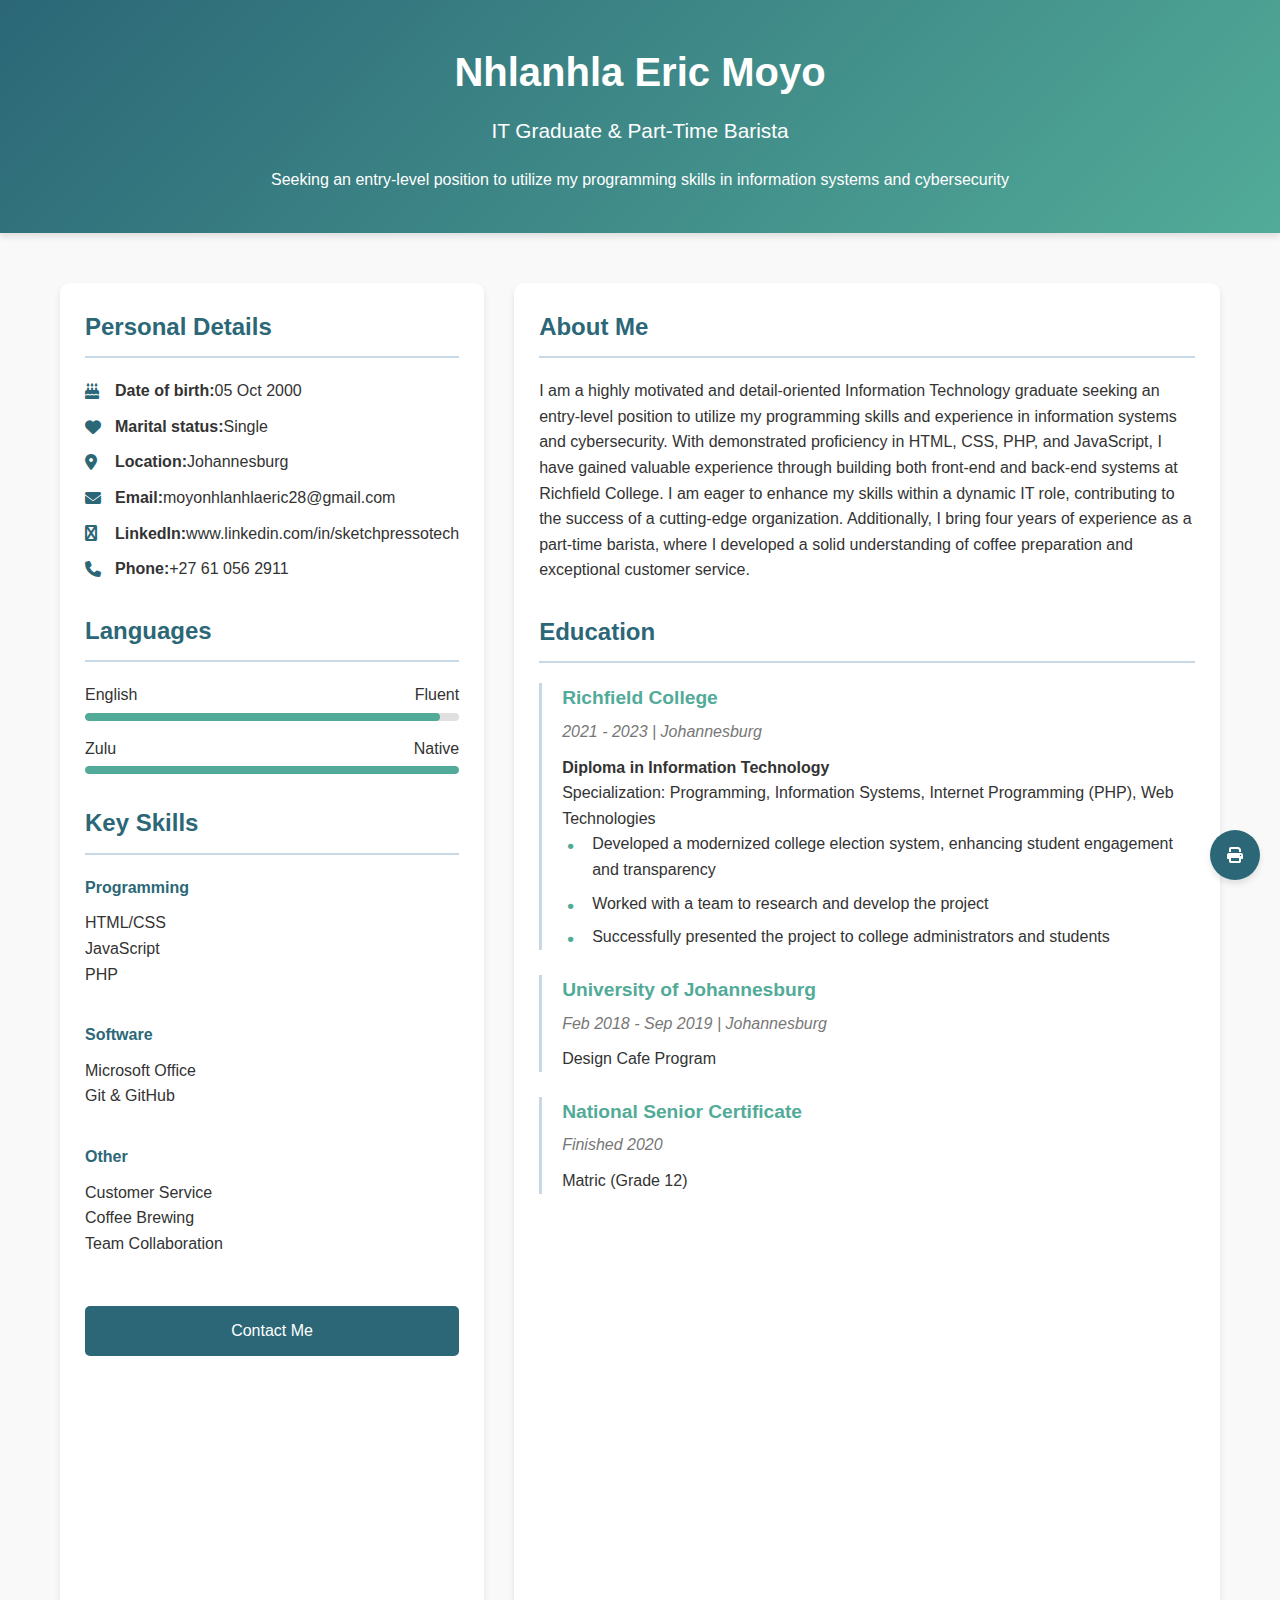
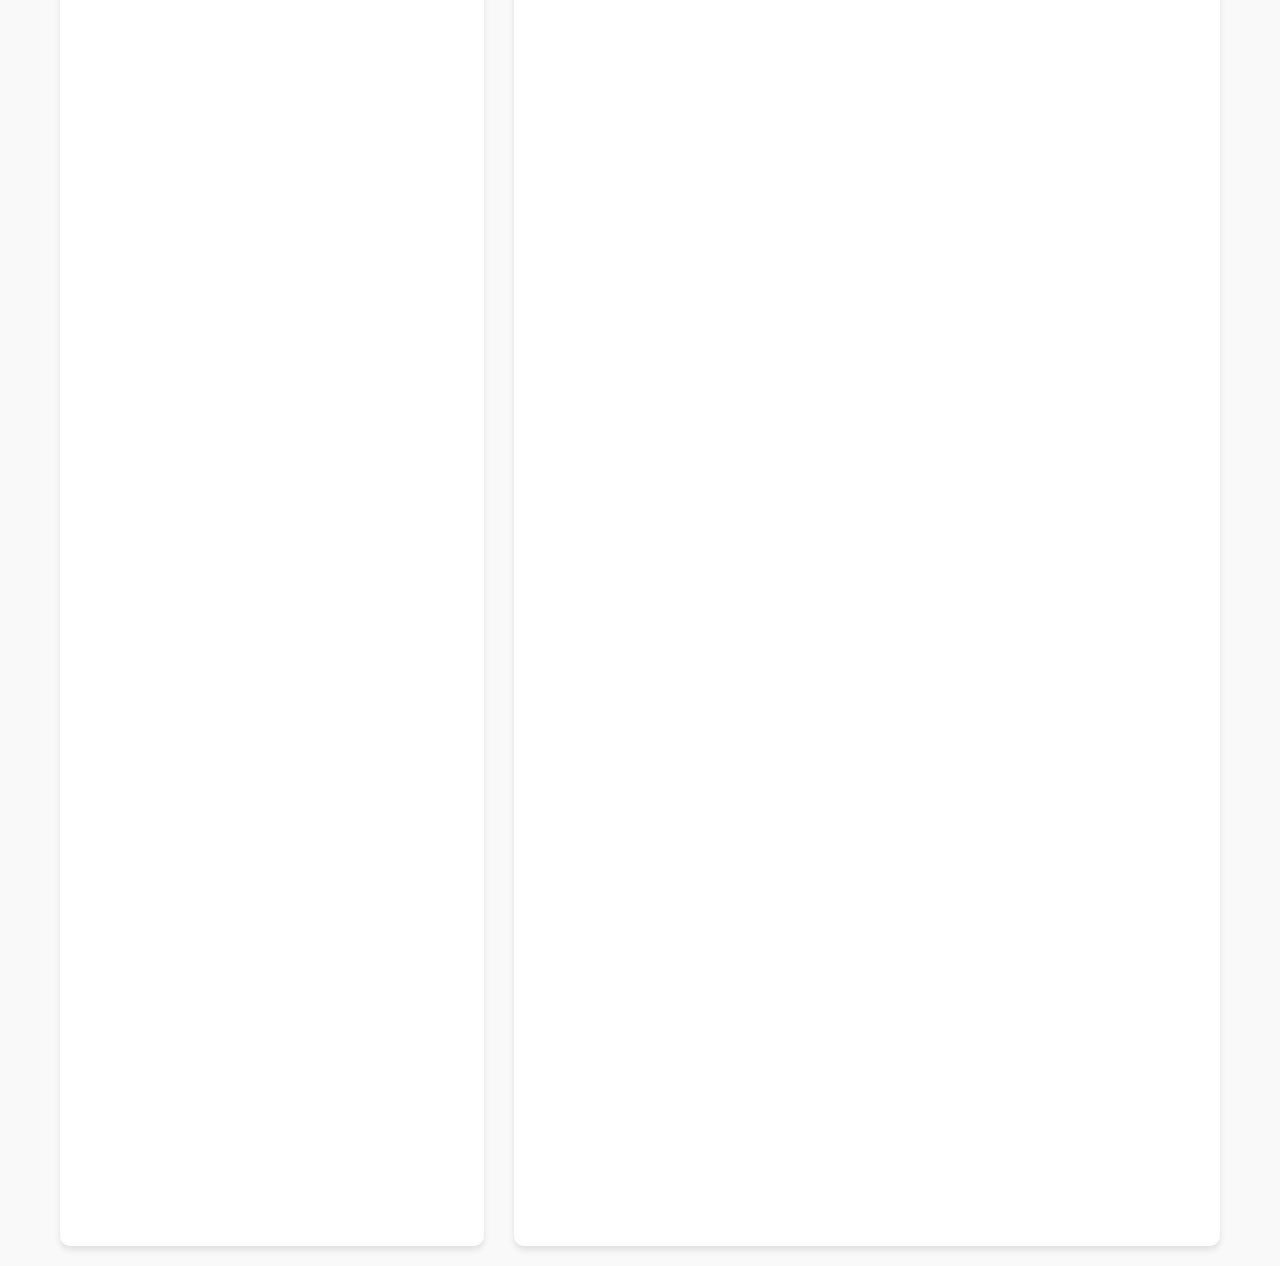
<file: cv.html>
<!DOCTYPE html>
<html lang="en">
<head>
    <meta charset="UTF-8">
    <meta name="viewport" content="width=device-width, initial-scale=1.0">
    <title>Nhlanhla Eric Movo - CV</title>
    <link rel="stylesheet" href="https://cdnjs.cloudflare.com/ajax/libs/font-awesome/6.4.0/css/all.min.css">
    <style>
        :root {
            --primary: #2b6777;
            --secondary: #52ab98;
            --accent: #c8d8e4;
            --light: #f2f2f2;
            --dark: #333;
            --shadow: 0 4px 6px rgba(0, 0, 0, 0.1);
        }
        
        * {
            margin: 0;
            padding: 0;
            box-sizing: border-box;
            font-family: 'Segoe UI', Tahoma, Geneva, Verdana, sans-serif;
        }
        
        body {
            background-color: #f9f9f9;
            color: #333;
            line-height: 1.6;
        }
        
        .container {
            max-width: 1200px;
            margin: 0 auto;
            padding: 20px;
            display: grid;
            grid-template-columns: 1fr 3fr;
            gap: 30px;
        }
        
        header {
            background: linear-gradient(135deg, var(--primary), var(--secondary));
            color: white;
            padding: 40px 20px;
            text-align: center;
            margin-bottom: 30px;
            box-shadow: var(--shadow);
        }
        
        .header-content {
            max-width: 800px;
            margin: 0 auto;
        }
        
        h1 {
            font-size: 2.5rem;
            margin-bottom: 10px;
        }
        
        .title {
            font-size: 1.3rem;
            font-weight: 300;
            margin-bottom: 20px;
        }
        
        .sidebar {
            background-color: white;
            border-radius: 10px;
            padding: 25px;
            box-shadow: var(--shadow);
        }
        
        .main-content {
            background-color: white;
            border-radius: 10px;
            padding: 25px;
            box-shadow: var(--shadow);
        }
        
        .section {
            margin-bottom: 30px;
        }
        
        h2 {
            color: var(--primary);
            border-bottom: 2px solid var(--accent);
            padding-bottom: 10px;
            margin-bottom: 20px;
            font-size: 1.5rem;
        }
        
        h3 {
            color: var(--secondary);
            margin-bottom: 5px;
            font-size: 1.2rem;
        }
        
        .personal-info p {
            margin-bottom: 10px;
            display: flex;
            align-items: center;
        }
        
        .personal-info i {
            margin-right: 10px;
            color: var(--primary);
            width: 20px;
        }
        
        .education-item, .experience-item {
            margin-bottom: 25px;
            padding-left: 20px;
            border-left: 3px solid var(--accent);
        }
        
        .date {
            color: #777;
            font-style: italic;
            margin-bottom: 10px;
        }
        
        ul {
            list-style-type: none;
            padding-left: 5px;
        }
        
        li {
            margin-bottom: 8px;
            position: relative;
            padding-left: 25px;
        }
        
        li:before {
            content: "•";
            color: var(--secondary);
            font-weight: bold;
            position: absolute;
            left: 0;
            font-size: 1.2rem;
        }
        
        .skills-grid {
            display: grid;
            grid-template-columns: repeat(auto-fill, minmax(250px, 1fr));
            gap: 15px;
        }
        
        .skill-category {
            margin-bottom: 20px;
        }
        
        .skill-category h4 {
            color: var(--primary);
            margin-bottom: 10px;
        }
        
        .course-item {
            margin-bottom: 15px;
        }
        
        .progress-bar {
            height: 8px;
            background-color: #e0e0e0;
            border-radius: 4px;
            margin-top: 5px;
            overflow: hidden;
        }
        
        .progress {
            height: 100%;
            background-color: var(--secondary);
            border-radius: 4px;
        }
        
        .contact-btn {
            display: block;
            background-color: var(--primary);
            color: white;
            text-align: center;
            padding: 12px;
            border-radius: 5px;
            text-decoration: none;
            margin-top: 20px;
            transition: background-color 0.3s;
        }
        
        .contact-btn:hover {
            background-color: var(--secondary);
        }
        
        @media (max-width: 900px) {
            .container {
                grid-template-columns: 1fr;
            }
        }
        
        .print-btn {
            position: fixed;
            bottom: 20px;
            right: 20px;
            background-color: var(--primary);
            color: white;
            width: 50px;
            height: 50px;
            border-radius: 50%;
            display: flex;
            align-items: center;
            justify-content: center;
            cursor: pointer;
            box-shadow: var(--shadow);
            z-index: 100;
        }
        
        .print-btn:hover {
            background-color: var(--secondary);
        }
    </style>
</head>
<body>
    <header>
        <div class="header-content">
            <h1>Nhlanhla Eric Moyo</h1>
            <p class="title">IT Graduate & Part-Time Barista</p>
            <p>Seeking an entry-level position to utilize my programming skills in information systems and cybersecurity</p>
        </div>
    </header>
    
    <div class="container">
        <aside class="sidebar">
            <div class="section">
                <h2>Personal Details</h2>
                <div class="personal-info">
                    <p><i class="fas fa-birthday-cake"></i> <strong>Date of birth:</strong> 05 Oct 2000</p>
                    <p><i class="fas fa-heart"></i> <strong>Marital status:</strong> Single</p>
                    <p><i class="fas fa-map-marker-alt"></i> <strong>Location:</strong> Johannesburg</p>
                    <p><i class="fas fa-envelope"></i> <strong>Email:</strong> moyonhlanhlaeric28@gmail.com</p>
                    <p><i class="fas fa-linkedin"></i> <strong>LinkedIn:</strong> www.linkedin.com/in/sketchpressotech</p>
                    <p><i class="fas fa-phone"></i> <strong>Phone:</strong> +27 61 056 2911</p>
                </div>
            </div>
            
            <div class="section">
                <h2>Languages</h2>
                <div class="language">
                    <p>English <span style="float: right;">Fluent</span></p>
                    <div class="progress-bar">
                        <div class="progress" style="width: 95%;"></div>
                    </div>
                </div>
                <div class="language" style="margin-top: 15px;">
                    <p>Zulu <span style="float: right;">Native</span></p>
                    <div class="progress-bar">
                        <div class="progress" style="width: 100%;"></div>
                    </div>
                </div>
            </div>
            
            <div class="section">
                <h2>Key Skills</h2>
                <div class="skills-grid">
                    <div class="skill-category">
                        <h4>Programming</h4>
                        <p>HTML/CSS</p>
                        <p>JavaScript</p>
                        <p>PHP</p>
                    </div>
                    <div class="skill-category">
                        <h4>Software</h4>
                        <p>Microsoft Office</p>
                        <p>Git & GitHub</p>
                    </div>
                    <div class="skill-category">
                        <h4>Other</h4>
                        <p>Customer Service</p>
                        <p>Coffee Brewing</p>
                        <p>Team Collaboration</p>
                    </div>
                </div>
            </div>
            
            <a href="#contact" class="contact-btn">Contact Me</a>
        </aside>
        
        <main class="main-content">
            <div class="section">
                <h2>About Me</h2>
                <p>I am a highly motivated and detail-oriented Information Technology graduate seeking an entry-level position to utilize my programming skills and experience in information systems and cybersecurity. With demonstrated proficiency in HTML, CSS, PHP, and JavaScript, I have gained valuable experience through building both front-end and back-end systems at Richfield College. I am eager to enhance my skills within a dynamic IT role, contributing to the success of a cutting-edge organization. Additionally, I bring four years of experience as a part-time barista, where I developed a solid understanding of coffee preparation and exceptional customer service.</p>
            </div>
            
            <div class="section">
                <h2>Education</h2>
                <div class="education-item">
                    <h3>Richfield College</h3>
                    <p class="date">2021 - 2023 | Johannesburg</p>
                    <p><strong>Diploma in Information Technology</strong></p>
                    <p>Specialization: Programming, Information Systems, Internet Programming (PHP), Web Technologies</p>
                    <ul>
                        <li>Developed a modernized college election system, enhancing student engagement and transparency</li>
                        <li>Worked with a team to research and develop the project</li>
                        <li>Successfully presented the project to college administrators and students</li>
                    </ul>
                </div>
                
                <div class="education-item">
                    <h3>University of Johannesburg</h3>
                    <p class="date">Feb 2018 - Sep 2019 | Johannesburg</p>
                    <p>Design Cafe Program</p>
                </div>
                
                <div class="education-item">
                    <h3>National Senior Certificate</h3>
                    <p class="date">Finished 2020</p>
                    <p>Matric (Grade 12)</p>
                </div>
            </div>
            
            <div class="section">
                <h2>Work Experience</h2>
                <div class="experience-item">
                    <h3>Volunteer Barista</h3>
                    <h3>IFCM @ HeBru espresso bar</h3>
                    <p class="date">Oct 2021 - Present | Johannesburg</p>
                    <ul>
                        <li>Delivered exceptional customer service by creating a friendly and welcoming atmosphere for customers</li>
                        <li>Achieved high accuracy in taking orders and fulfilling customer preferences</li>
                        <li>Skillfully prepared and served a diverse range of high-quality beverages and food items</li>
                        <li>Processed payments with accuracy and integrity, enhancing overall customer satisfaction</li>
                        <li>Maintained and cleaned coffee equipment to ensure optimal functionality and hygiene standards</li>
                        <li>Assisted in inventory management and restocking, contributing to operational efficiency</li>
                        <li>Collaborated effectively with a team of volunteers to ensure seamless coffee ministry operations</li>
                    </ul>
                </div>
                
                <div class="experience-item">
                    <h3>Part-time Barista Trainee</h3>
                    <p class="date">2019 - 2021 | Johannesburg</p>
                    <ul>
                        <li>Successfully completed a comprehensive barista training program, mastering espresso preparation, milk frothing, and brewing techniques</li>
                        <li>Acquired essential knowledge in coffee-bean selection and the significance of coffee freshness</li>
                        <li>Gained expertise in hygiene and safety standards within a fast-paced food service environment</li>
                    </ul>
                </div>
            </div>
            
            <div class="section">
                <h2>Certifications</h2>
                <div class="course-item">
                    <h3>Cisco Cybersecurity Certificates</h3>
                    <ul>
                        <li>Introduction to Cyber Security</li>
                        <li>Endpoint Security</li>
                        <li>Network Defense</li>
                        <li>Cyber Threat Management</li>
                        <li>IT Essentials</li>
                        <li>Networking Basics</li>
                        <li>Networking Devices and Initial Configuration</li>
                        <li>CCST</li>
                        <li>And maymore...</li>
                    </ul>
                </div>
                
                <div class="course-item">
                    <h3>ALISON Online Courses</h3>
                    <ul>
                        <li>Office Presentation and Serving Skills</li>
                        <li>Ethical Hacking, Cyber Security: Understanding Threats and Prevent Attacks</li>
                    </ul>
                </div>
            </div>
            
            <div class="section" id="contact">
                <h2>Contact</h2>
                <p>Feel free to reach out to me for opportunities or questions:</p>
                <p><strong>Email:</strong> moyonhlanhlaeric28@gmail.com</p>
                <p><strong>Phone:</strong> +27 61 056 2911</p>
                <p><strong>LinkedIn:</strong> www.linkedin.com/in/sketchpressotech</p>
            </div>
        </main>
    </div>
    
    <div class="print-btn" onclick="window.print()">
        <i class="fas fa-print"></i>
    </div>

    <script>
        // Simple JavaScript for interactive elements
        document.addEventListener('DOMContentLoaded', function() {
            // Add animation to sections when they come into view
            const sections = document.querySelectorAll('.section');
            
            const observer = new IntersectionObserver((entries) => {
                entries.forEach(entry => {
                    if (entry.isIntersecting) {
                        entry.target.style.opacity = 1;
                        entry.target.style.transform = 'translateY(0)';
                    }
                });
            }, { threshold: 0.1 });
            
            sections.forEach(section => {
                section.style.opacity = 0;
                section.style.transform = 'translateY(20px)';
                section.style.transition = 'opacity 0.5s ease, transform 0.5s ease';
                observer.observe(section);
            });
        });
    </script>
</body>
</html>
</file>
